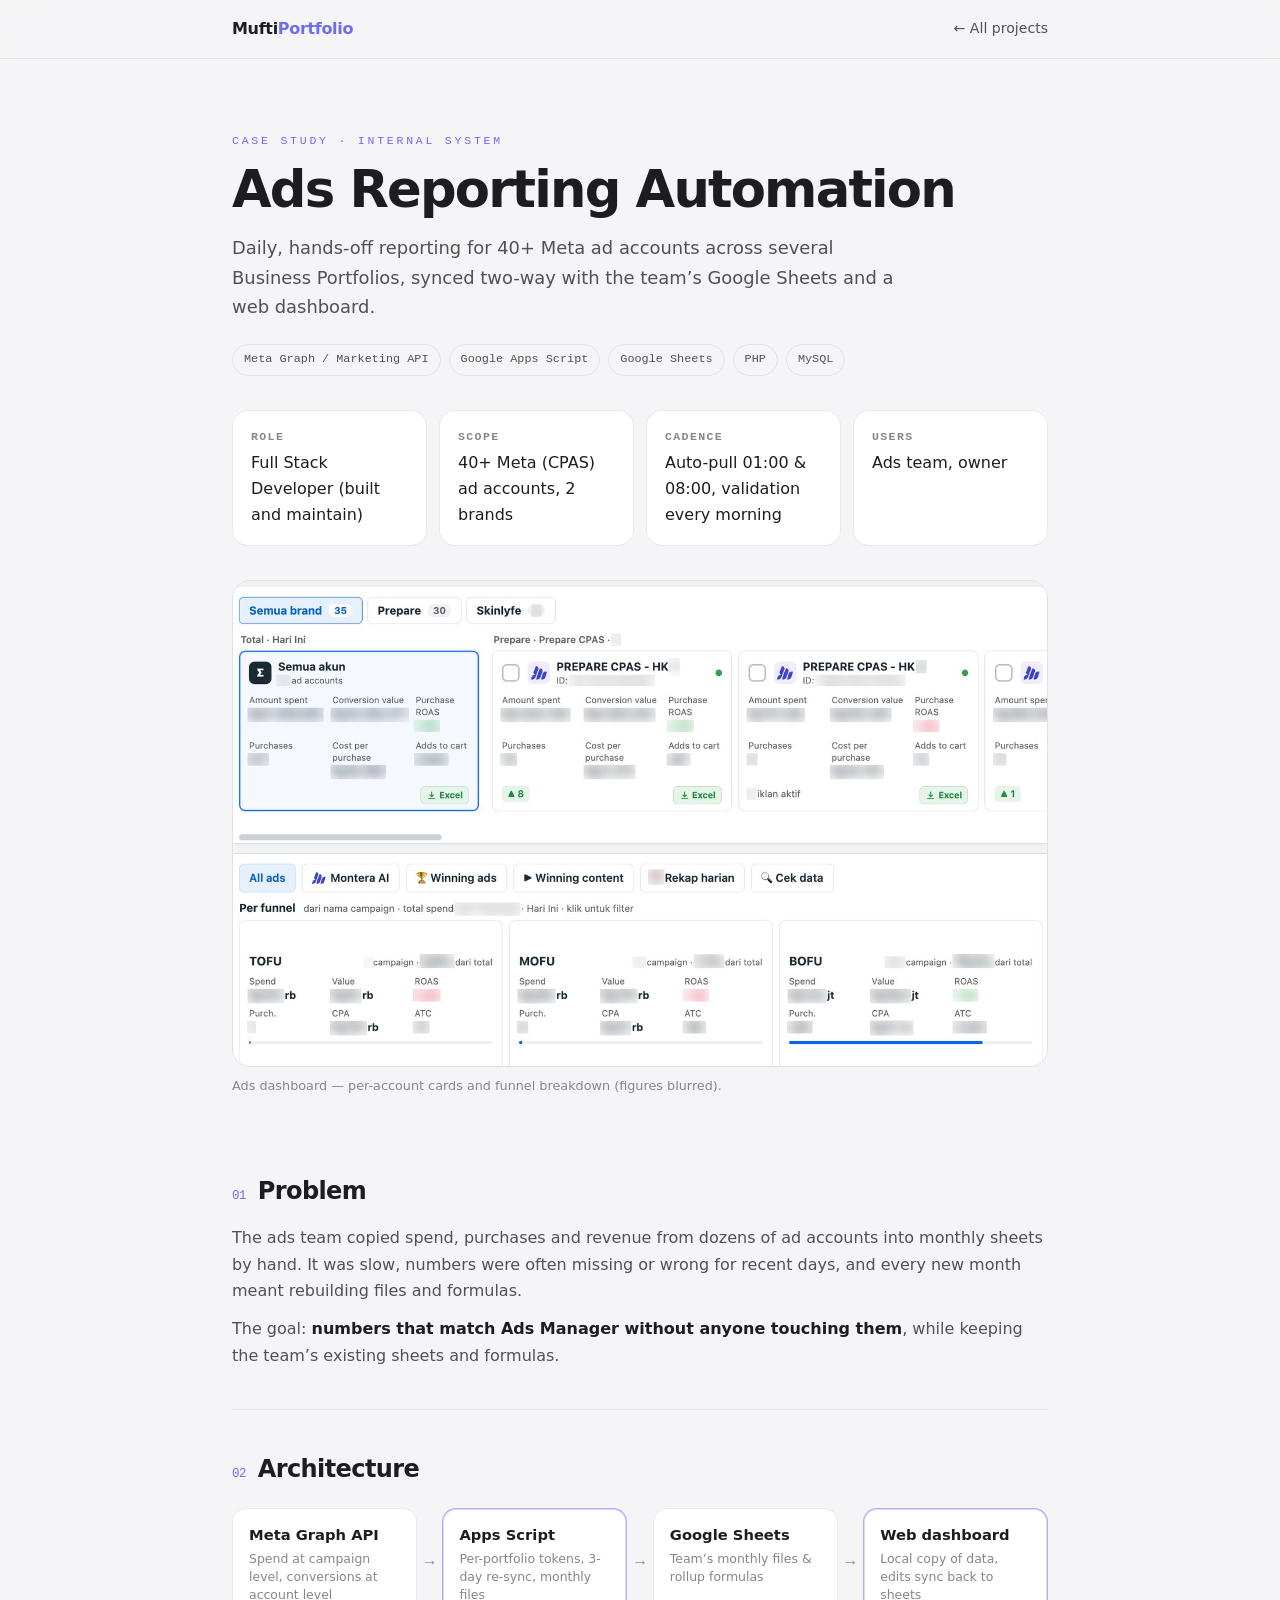
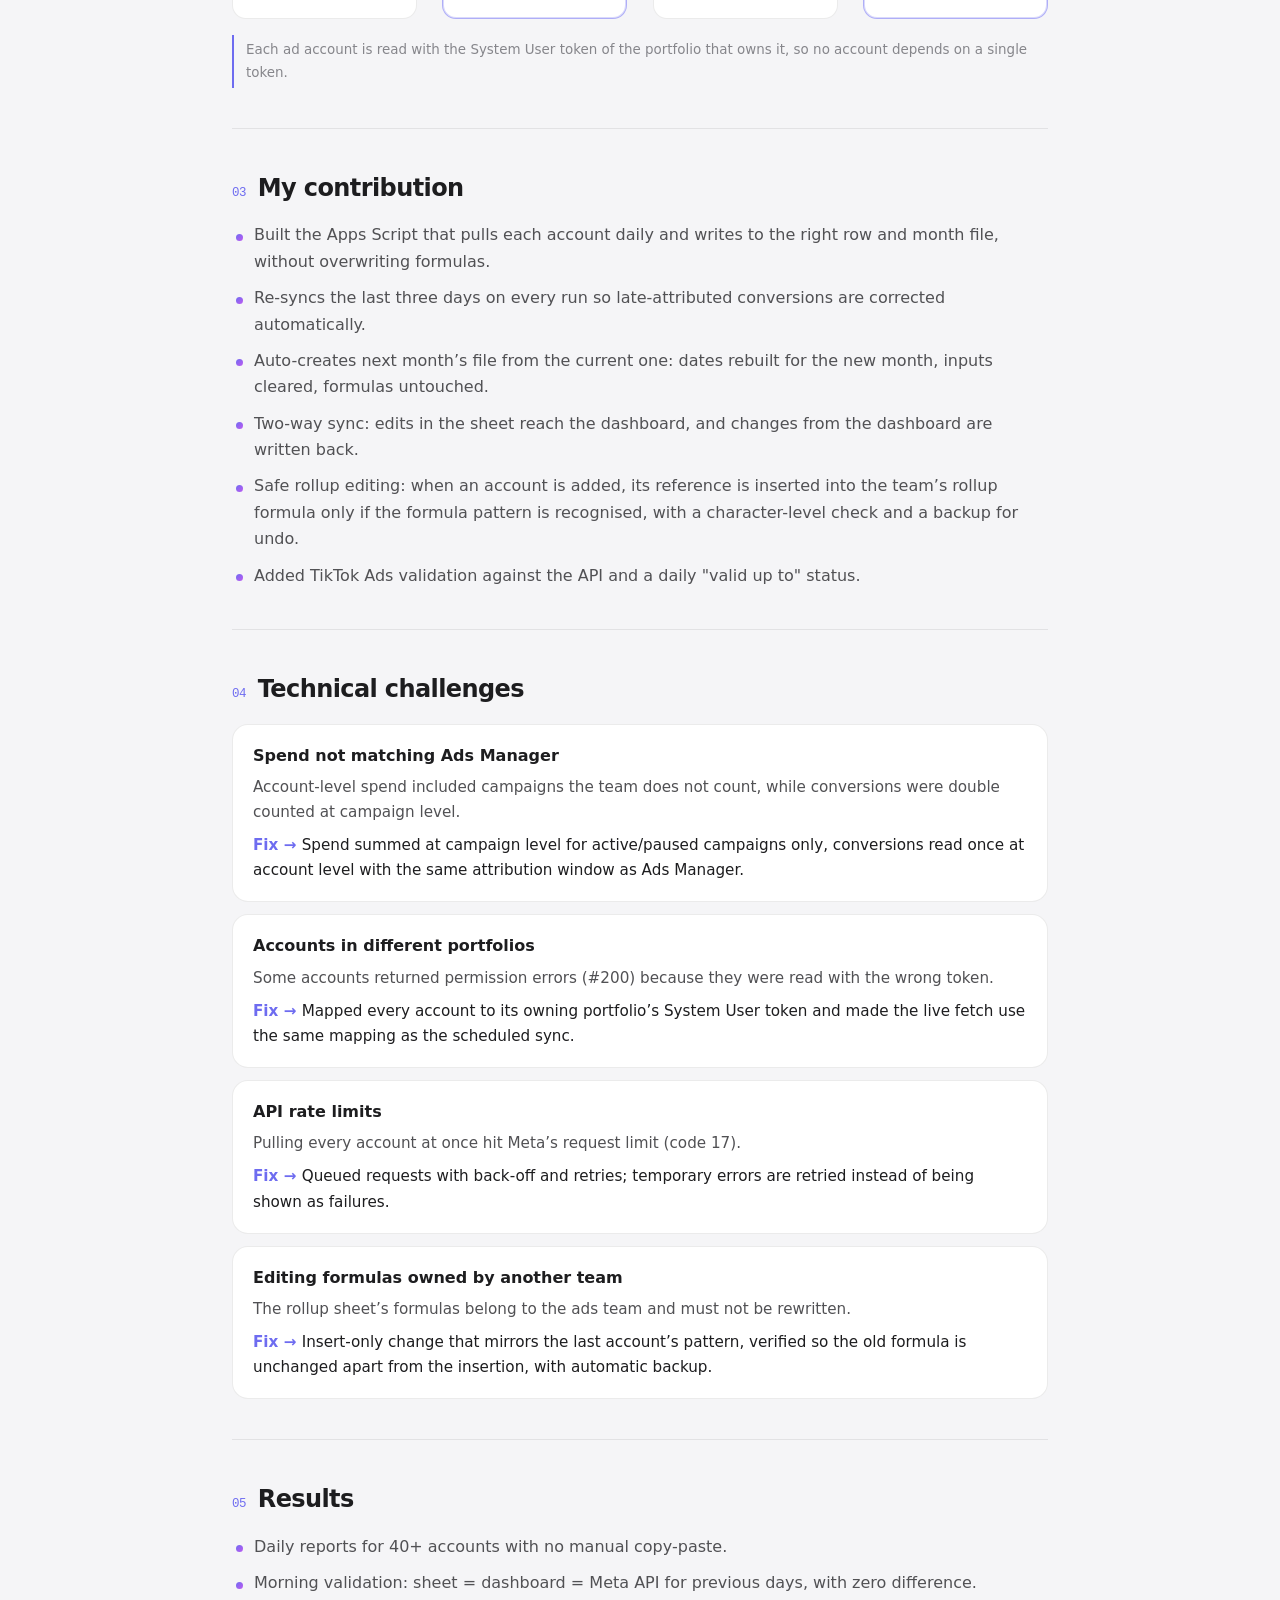
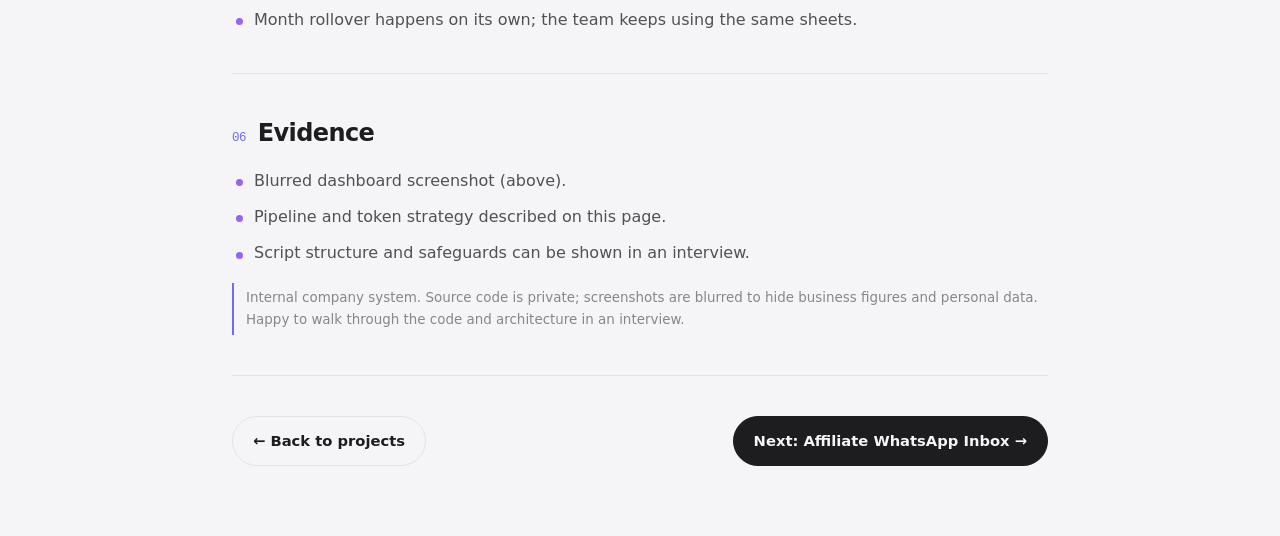
<file: case-ads.html>
<!DOCTYPE html>
<html lang="en">
<head>
<meta charset="UTF-8"/>
<meta name="viewport" content="width=device-width,initial-scale=1"/>
<title>Ads Reporting Automation · Case Study · Mufti Arifudin Taqy</title>
<meta name="description" content="Daily, hands-off reporting for 40+ Meta ad accounts across several Business Portfolios, synced two-way with the team’s Google Sheets and a web dashboard."/>
<link rel="canonical" href="https://muftzyxslwly.my.id/case-ads.html"/>
<meta property="og:type" content="article"/>
<meta property="og:title" content="Ads Reporting Automation · Case Study · Mufti Arifudin Taqy"/>
<meta property="og:description" content="Daily, hands-off reporting for 40+ Meta ad accounts across several Business Portfolios, synced two-way with the team’s Google Sheets and a web dashboard."/>
<meta property="og:url" content="https://muftzyxslwly.my.id/case-ads.html"/>
<meta property="og:image" content="https://muftzyxslwly.my.id/assets/images/proj-ads.jpg"/>
<meta name="twitter:card" content="summary_large_image"/>
<link rel="icon" type="image/png" href="assets/images/logo.png"/>
<link rel="stylesheet" href="case.css"/>
</head>
<body>
<header class="top"><div class="wrap"><a class="brand" href="index.html">Mufti<span>Portfolio</span></a><a class="back" href="index.html#projects">← All projects</a></div></header>
<main class="wrap">
  <div class="hero">
    <div class="eyebrow">Case study · Internal system</div>
    <h1>Ads Reporting Automation</h1>
    <p class="lede">Daily, hands-off reporting for 40+ Meta ad accounts across several Business Portfolios, synced two-way with the team’s Google Sheets and a web dashboard.</p>
    <div class="meta"><span>Meta Graph / Marketing API</span><span>Google Apps Script</span><span>Google Sheets</span><span>PHP</span><span>MySQL</span></div>
    <div class="facts"><div class="fact"><b>Role</b>Full Stack Developer (built and maintain)</div><div class="fact"><b>Scope</b>40+ Meta (CPAS) ad accounts, 2 brands</div><div class="fact"><b>Cadence</b>Auto-pull 01:00 & 08:00, validation every morning</div><div class="fact"><b>Users</b>Ads team, owner</div></div>
    <figure class="shot"><img src="assets/images/proj-ads.jpg" width="1400" height="834" alt="Ads dashboard — per-account cards and funnel breakdown (figures blurred)." loading="lazy"/></figure>
    <figcaption class="cap">Ads dashboard — per-account cards and funnel breakdown (figures blurred).</figcaption>
  </div>

  <section><h2><span class="n">01</span>Problem</h2><p>The ads team copied spend, purchases and revenue from dozens of ad accounts into monthly sheets by hand. It was slow, numbers were often missing or wrong for recent days, and every new month meant rebuilding files and formulas.</p><p>The goal: <strong>numbers that match Ads Manager without anyone touching them</strong>, while keeping the team’s existing sheets and formulas.</p></section>
  <section><h2><span class="n">02</span>Architecture</h2><div class="flow"><div class="node"><b>Meta Graph API</b><small>Spend at campaign level, conversions at account level</small></div><span class="arrow" aria-hidden="true">→</span><div class="node hl"><b>Apps Script</b><small>Per-portfolio tokens, 3-day re-sync, monthly files</small></div><span class="arrow" aria-hidden="true">→</span><div class="node"><b>Google Sheets</b><small>Team’s monthly files & rollup formulas</small></div><span class="arrow" aria-hidden="true">→</span><div class="node hl"><b>Web dashboard</b><small>Local copy of data, edits sync back to sheets</small></div></div><p class="note">Each ad account is read with the System User token of the portfolio that owns it, so no account depends on a single token.</p></section>
  <section><h2><span class="n">03</span>My contribution</h2><ul class="list"><li>Built the Apps Script that pulls each account daily and writes to the right row and month file, without overwriting formulas.</li><li>Re-syncs the last three days on every run so late-attributed conversions are corrected automatically.</li><li>Auto-creates next month’s file from the current one: dates rebuilt for the new month, inputs cleared, formulas untouched.</li><li>Two-way sync: edits in the sheet reach the dashboard, and changes from the dashboard are written back.</li><li>Safe rollup editing: when an account is added, its reference is inserted into the team’s rollup formula only if the formula pattern is recognised, with a character-level check and a backup for undo.</li><li>Added TikTok Ads validation against the API and a daily "valid up to" status.</li></ul></section>
  <section><h2><span class="n">04</span>Technical challenges</h2><div class="ch"><h3>Spend not matching Ads Manager</h3><p>Account-level spend included campaigns the team does not count, while conversions were double counted at campaign level.</p><p class="fix">Spend summed at campaign level for active/paused campaigns only, conversions read once at account level with the same attribution window as Ads Manager.</p></div><div class="ch"><h3>Accounts in different portfolios</h3><p>Some accounts returned permission errors (#200) because they were read with the wrong token.</p><p class="fix">Mapped every account to its owning portfolio’s System User token and made the live fetch use the same mapping as the scheduled sync.</p></div><div class="ch"><h3>API rate limits</h3><p>Pulling every account at once hit Meta’s request limit (code 17).</p><p class="fix">Queued requests with back-off and retries; temporary errors are retried instead of being shown as failures.</p></div><div class="ch"><h3>Editing formulas owned by another team</h3><p>The rollup sheet’s formulas belong to the ads team and must not be rewritten.</p><p class="fix">Insert-only change that mirrors the last account’s pattern, verified so the old formula is unchanged apart from the insertion, with automatic backup.</p></div></section>
  <section><h2><span class="n">05</span>Results</h2><ul class="list"><li>Daily reports for 40+ accounts with no manual copy-paste.</li><li>Morning validation: sheet = dashboard = Meta API for previous days, with zero difference.</li><li>Month rollover happens on its own; the team keeps using the same sheets.</li></ul></section>
  <section><h2><span class="n">06</span>Evidence</h2><ul class="list"><li>Blurred dashboard screenshot (above).</li><li>Pipeline and token strategy described on this page.</li><li>Script structure and safeguards can be shown in an interview.</li></ul>
    <p class="note">Internal company system. Source code is private; screenshots are blurred to hide business figures and personal data. Happy to walk through the code and architecture in an interview.</p></section>

  <div class="next"><a class="btn" href="index.html#projects">← Back to projects</a><a class="btn pri" href="case-inbox.html">Next: Affiliate WhatsApp Inbox →</a></div>
</main>
</body>
</html>
</file>
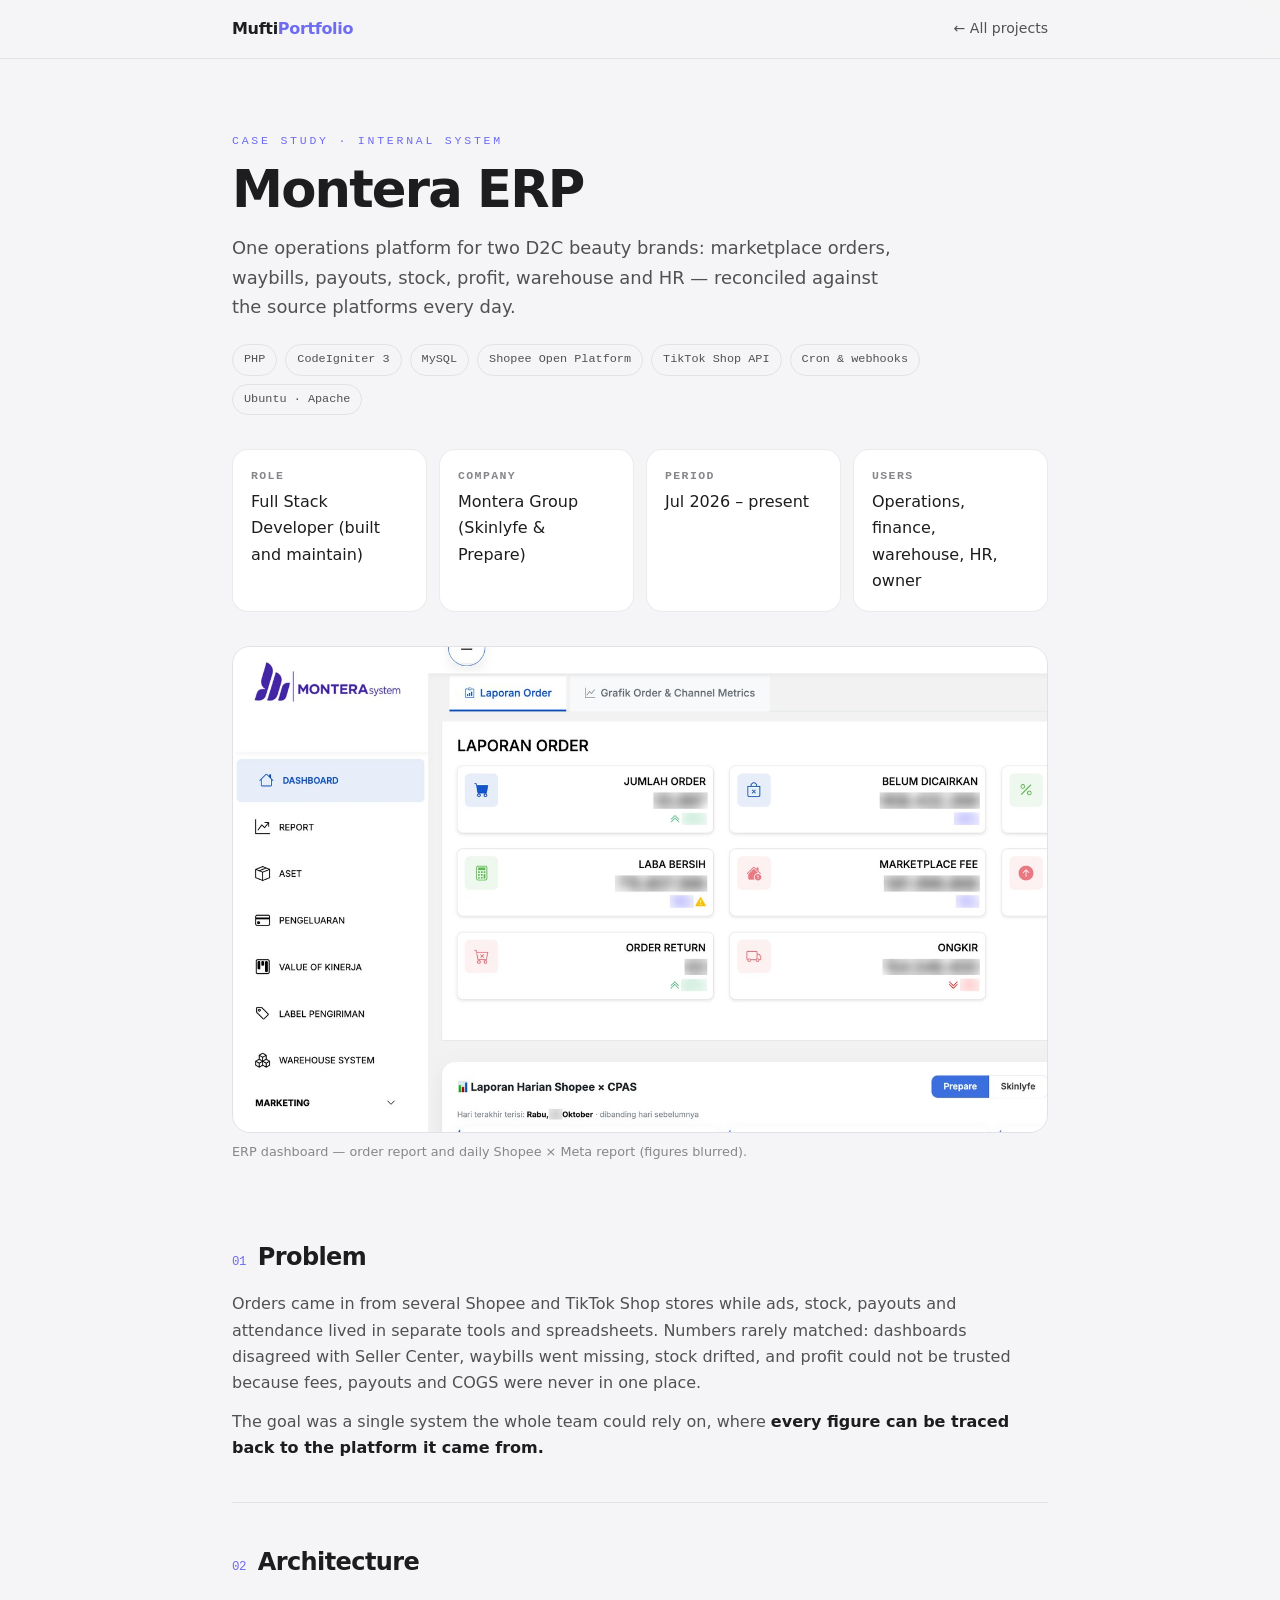
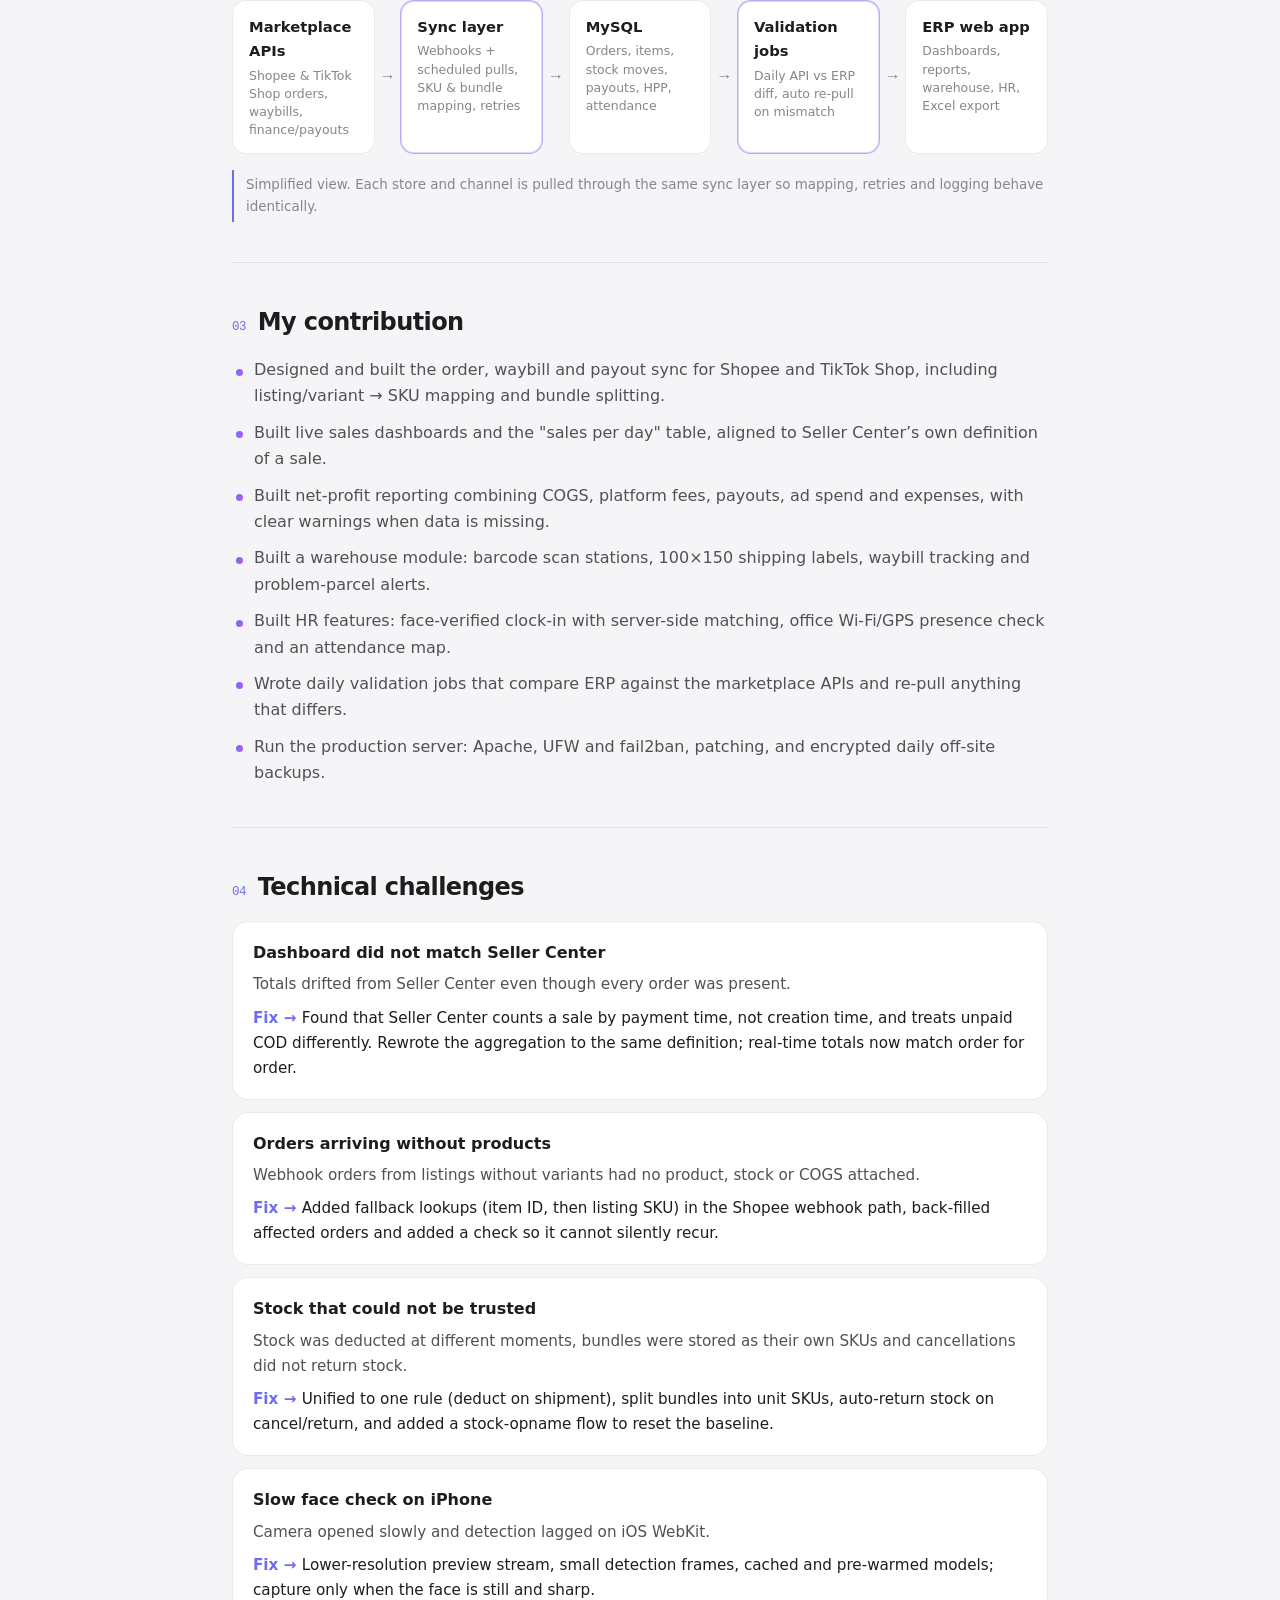
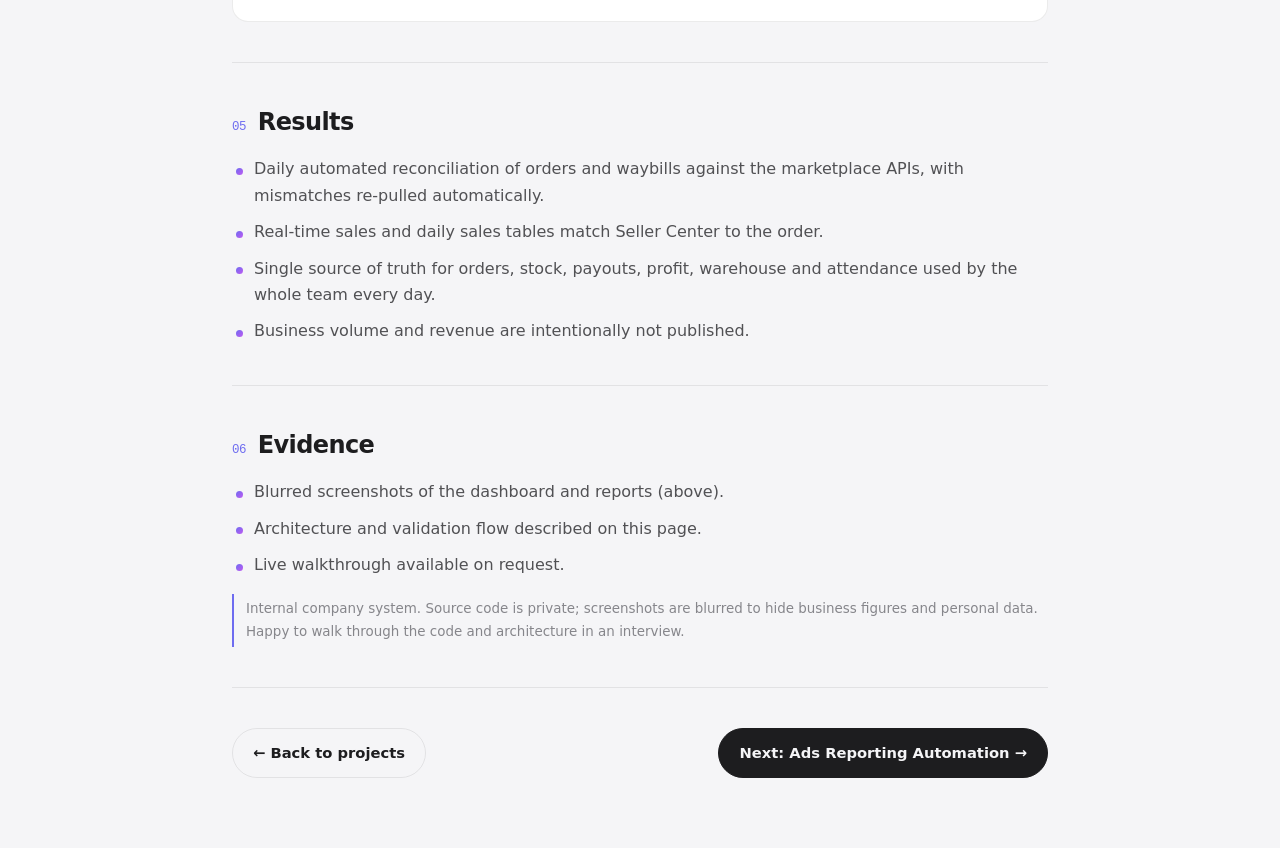
<file: case-erp.html>
<!DOCTYPE html>
<html lang="en">
<head>
<meta charset="UTF-8"/>
<meta name="viewport" content="width=device-width,initial-scale=1"/>
<title>Montera ERP · Case Study · Mufti Arifudin Taqy</title>
<meta name="description" content="One operations platform for two D2C beauty brands: marketplace orders, waybills, payouts, stock, profit, warehouse and HR — reconciled against the source platforms every day."/>
<link rel="canonical" href="https://muftzyxslwly.my.id/case-erp.html"/>
<meta property="og:type" content="article"/>
<meta property="og:title" content="Montera ERP · Case Study · Mufti Arifudin Taqy"/>
<meta property="og:description" content="One operations platform for two D2C beauty brands: marketplace orders, waybills, payouts, stock, profit, warehouse and HR — reconciled against the source platforms every day."/>
<meta property="og:url" content="https://muftzyxslwly.my.id/case-erp.html"/>
<meta property="og:image" content="https://muftzyxslwly.my.id/assets/images/proj-erp.jpg"/>
<meta name="twitter:card" content="summary_large_image"/>
<link rel="icon" type="image/png" href="assets/images/logo.png"/>
<link rel="stylesheet" href="case.css"/>
</head>
<body>
<header class="top"><div class="wrap"><a class="brand" href="index.html">Mufti<span>Portfolio</span></a><a class="back" href="index.html#projects">← All projects</a></div></header>
<main class="wrap">
  <div class="hero">
    <div class="eyebrow">Case study · Internal system</div>
    <h1>Montera ERP</h1>
    <p class="lede">One operations platform for two D2C beauty brands: marketplace orders, waybills, payouts, stock, profit, warehouse and HR — reconciled against the source platforms every day.</p>
    <div class="meta"><span>PHP</span><span>CodeIgniter 3</span><span>MySQL</span><span>Shopee Open Platform</span><span>TikTok Shop API</span><span>Cron & webhooks</span><span>Ubuntu · Apache</span></div>
    <div class="facts"><div class="fact"><b>Role</b>Full Stack Developer (built and maintain)</div><div class="fact"><b>Company</b>Montera Group (Skinlyfe & Prepare)</div><div class="fact"><b>Period</b>Jul 2026 – present</div><div class="fact"><b>Users</b>Operations, finance, warehouse, HR, owner</div></div>
    <figure class="shot"><img src="assets/images/proj-erp.jpg" width="1400" height="834" alt="ERP dashboard — order report and daily Shopee × Meta report (figures blurred)." loading="lazy"/></figure>
    <figcaption class="cap">ERP dashboard — order report and daily Shopee × Meta report (figures blurred).</figcaption>
  </div>

  <section><h2><span class="n">01</span>Problem</h2><p>Orders came in from several Shopee and TikTok Shop stores while ads, stock, payouts and attendance lived in separate tools and spreadsheets. Numbers rarely matched: dashboards disagreed with Seller Center, waybills went missing, stock drifted, and profit could not be trusted because fees, payouts and COGS were never in one place.</p><p>The goal was a single system the whole team could rely on, where <strong>every figure can be traced back to the platform it came from.</strong></p></section>
  <section><h2><span class="n">02</span>Architecture</h2><div class="flow"><div class="node"><b>Marketplace APIs</b><small>Shopee & TikTok Shop orders, waybills, finance/payouts</small></div><span class="arrow" aria-hidden="true">→</span><div class="node hl"><b>Sync layer</b><small>Webhooks + scheduled pulls, SKU & bundle mapping, retries</small></div><span class="arrow" aria-hidden="true">→</span><div class="node"><b>MySQL</b><small>Orders, items, stock moves, payouts, HPP, attendance</small></div><span class="arrow" aria-hidden="true">→</span><div class="node hl"><b>Validation jobs</b><small>Daily API vs ERP diff, auto re-pull on mismatch</small></div><span class="arrow" aria-hidden="true">→</span><div class="node"><b>ERP web app</b><small>Dashboards, reports, warehouse, HR, Excel export</small></div></div><p class="note">Simplified view. Each store and channel is pulled through the same sync layer so mapping, retries and logging behave identically.</p></section>
  <section><h2><span class="n">03</span>My contribution</h2><ul class="list"><li>Designed and built the order, waybill and payout sync for Shopee and TikTok Shop, including listing/variant → SKU mapping and bundle splitting.</li><li>Built live sales dashboards and the "sales per day" table, aligned to Seller Center’s own definition of a sale.</li><li>Built net-profit reporting combining COGS, platform fees, payouts, ad spend and expenses, with clear warnings when data is missing.</li><li>Built a warehouse module: barcode scan stations, 100×150 shipping labels, waybill tracking and problem-parcel alerts.</li><li>Built HR features: face-verified clock-in with server-side matching, office Wi-Fi/GPS presence check and an attendance map.</li><li>Wrote daily validation jobs that compare ERP against the marketplace APIs and re-pull anything that differs.</li><li>Run the production server: Apache, UFW and fail2ban, patching, and encrypted daily off-site backups.</li></ul></section>
  <section><h2><span class="n">04</span>Technical challenges</h2><div class="ch"><h3>Dashboard did not match Seller Center</h3><p>Totals drifted from Seller Center even though every order was present.</p><p class="fix">Found that Seller Center counts a sale by payment time, not creation time, and treats unpaid COD differently. Rewrote the aggregation to the same definition; real-time totals now match order for order.</p></div><div class="ch"><h3>Orders arriving without products</h3><p>Webhook orders from listings without variants had no product, stock or COGS attached.</p><p class="fix">Added fallback lookups (item ID, then listing SKU) in the Shopee webhook path, back-filled affected orders and added a check so it cannot silently recur.</p></div><div class="ch"><h3>Stock that could not be trusted</h3><p>Stock was deducted at different moments, bundles were stored as their own SKUs and cancellations did not return stock.</p><p class="fix">Unified to one rule (deduct on shipment), split bundles into unit SKUs, auto-return stock on cancel/return, and added a stock-opname flow to reset the baseline.</p></div><div class="ch"><h3>Slow face check on iPhone</h3><p>Camera opened slowly and detection lagged on iOS WebKit.</p><p class="fix">Lower-resolution preview stream, small detection frames, cached and pre-warmed models; capture only when the face is still and sharp.</p></div></section>
  <section><h2><span class="n">05</span>Results</h2><ul class="list"><li>Daily automated reconciliation of orders and waybills against the marketplace APIs, with mismatches re-pulled automatically.</li><li>Real-time sales and daily sales tables match Seller Center to the order.</li><li>Single source of truth for orders, stock, payouts, profit, warehouse and attendance used by the whole team every day.</li><li>Business volume and revenue are intentionally not published.</li></ul></section>
  <section><h2><span class="n">06</span>Evidence</h2><ul class="list"><li>Blurred screenshots of the dashboard and reports (above).</li><li>Architecture and validation flow described on this page.</li><li>Live walkthrough available on request.</li></ul>
    <p class="note">Internal company system. Source code is private; screenshots are blurred to hide business figures and personal data. Happy to walk through the code and architecture in an interview.</p></section>

  <div class="next"><a class="btn" href="index.html#projects">← Back to projects</a><a class="btn pri" href="case-ads.html">Next: Ads Reporting Automation →</a></div>
</main>
</body>
</html>
</file>
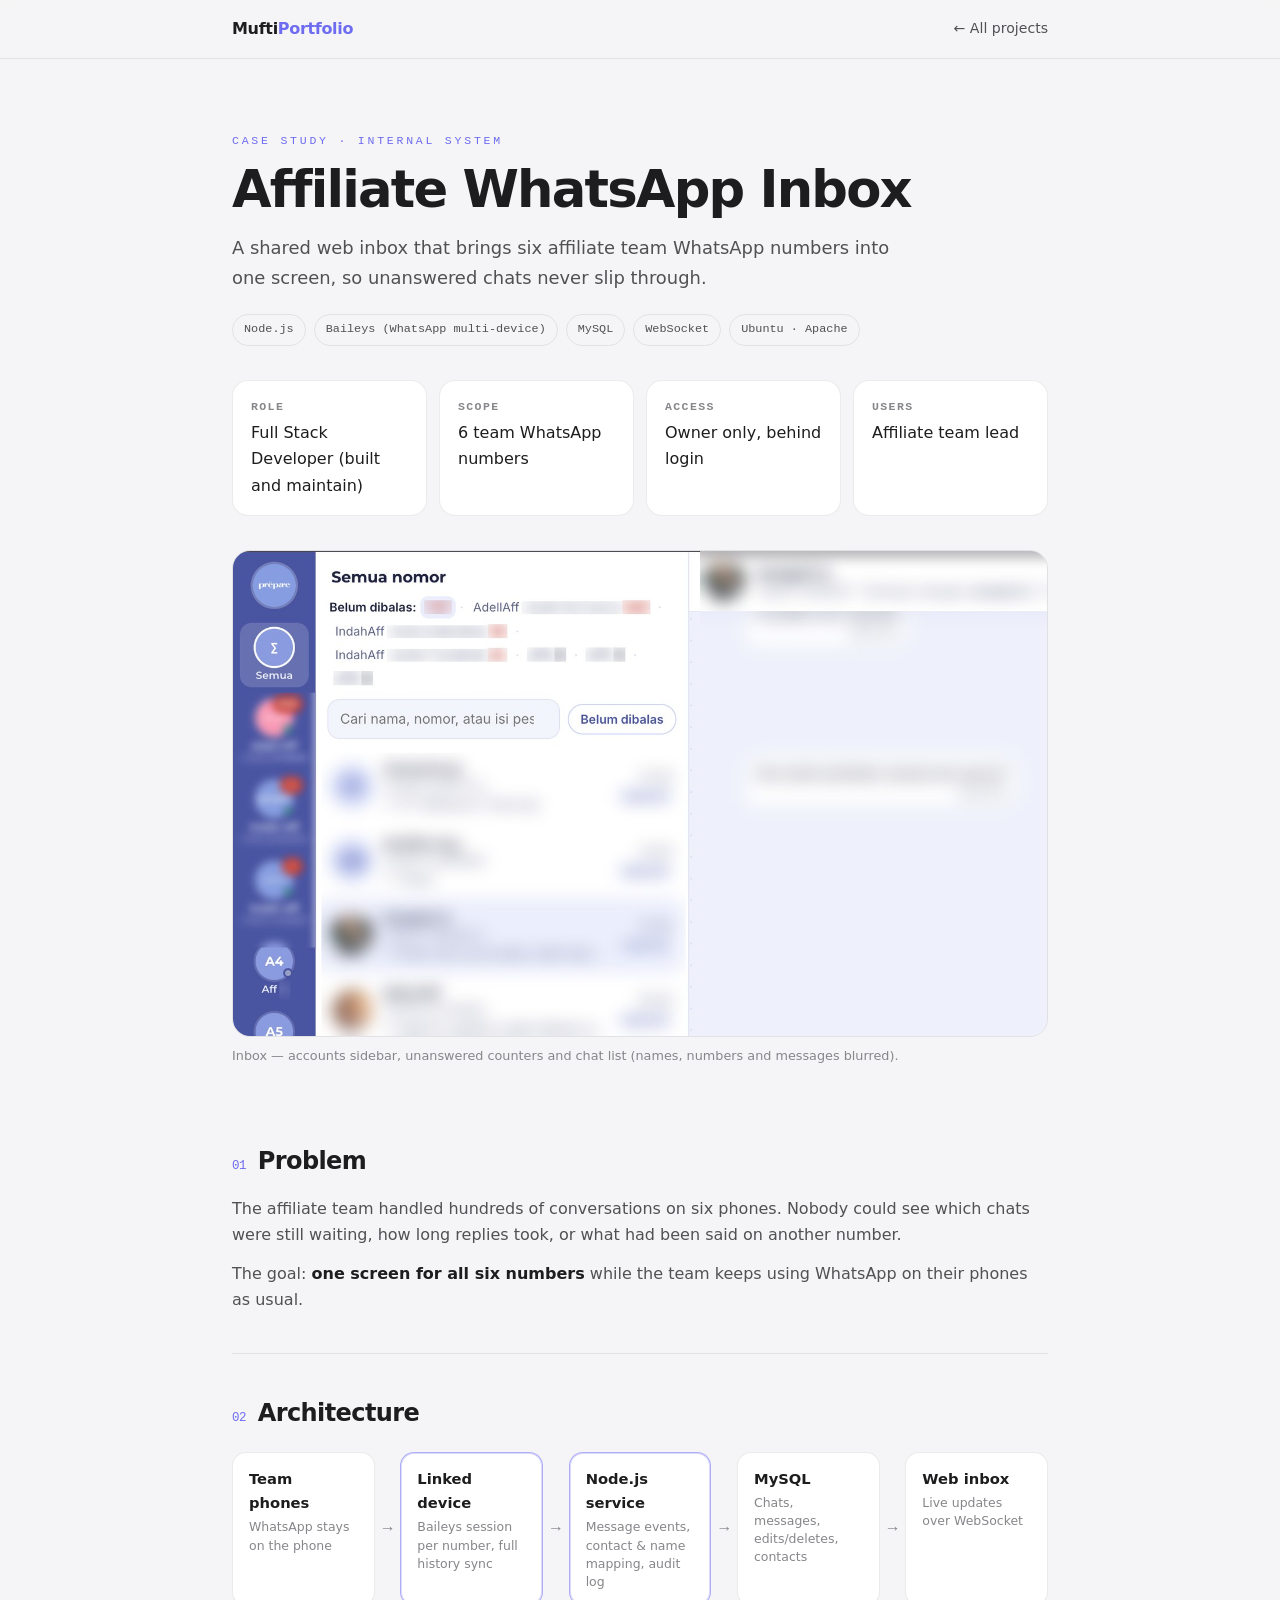
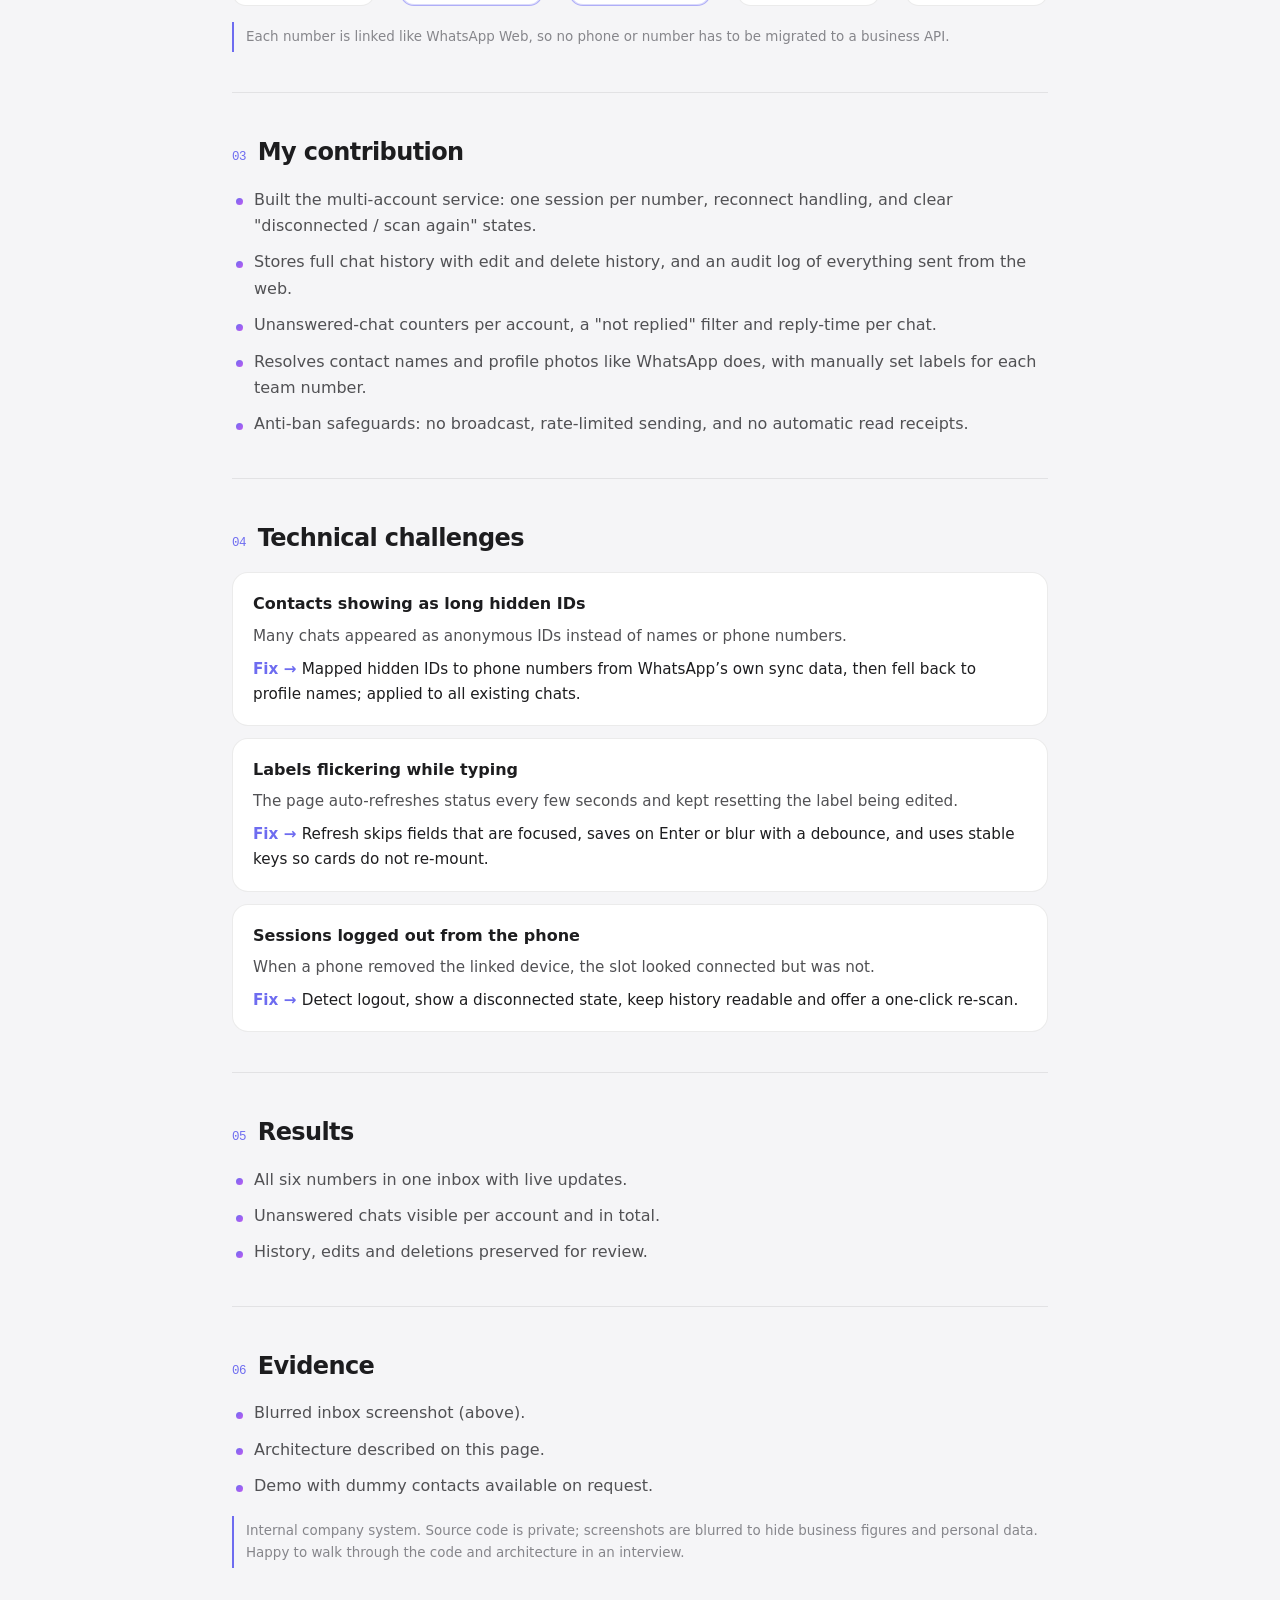
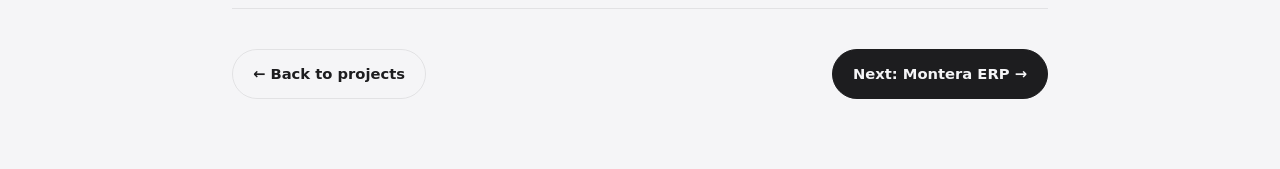
<file: case-inbox.html>
<!DOCTYPE html>
<html lang="en">
<head>
<meta charset="UTF-8"/>
<meta name="viewport" content="width=device-width,initial-scale=1"/>
<title>Affiliate WhatsApp Inbox · Case Study · Mufti Arifudin Taqy</title>
<meta name="description" content="A shared web inbox that brings six affiliate team WhatsApp numbers into one screen, so unanswered chats never slip through."/>
<link rel="canonical" href="https://muftzyxslwly.my.id/case-inbox.html"/>
<meta property="og:type" content="article"/>
<meta property="og:title" content="Affiliate WhatsApp Inbox · Case Study · Mufti Arifudin Taqy"/>
<meta property="og:description" content="A shared web inbox that brings six affiliate team WhatsApp numbers into one screen, so unanswered chats never slip through."/>
<meta property="og:url" content="https://muftzyxslwly.my.id/case-inbox.html"/>
<meta property="og:image" content="https://muftzyxslwly.my.id/assets/images/proj-affiliate.jpg"/>
<meta name="twitter:card" content="summary_large_image"/>
<link rel="icon" type="image/png" href="assets/images/logo.png"/>
<link rel="stylesheet" href="case.css"/>
</head>
<body>
<header class="top"><div class="wrap"><a class="brand" href="index.html">Mufti<span>Portfolio</span></a><a class="back" href="index.html#projects">← All projects</a></div></header>
<main class="wrap">
  <div class="hero">
    <div class="eyebrow">Case study · Internal system</div>
    <h1>Affiliate WhatsApp Inbox</h1>
    <p class="lede">A shared web inbox that brings six affiliate team WhatsApp numbers into one screen, so unanswered chats never slip through.</p>
    <div class="meta"><span>Node.js</span><span>Baileys (WhatsApp multi-device)</span><span>MySQL</span><span>WebSocket</span><span>Ubuntu · Apache</span></div>
    <div class="facts"><div class="fact"><b>Role</b>Full Stack Developer (built and maintain)</div><div class="fact"><b>Scope</b>6 team WhatsApp numbers</div><div class="fact"><b>Access</b>Owner only, behind login</div><div class="fact"><b>Users</b>Affiliate team lead</div></div>
    <figure class="shot"><img src="assets/images/proj-affiliate.jpg" width="1400" height="834" alt="Inbox — accounts sidebar, unanswered counters and chat list (names, numbers and messages blurred)." loading="lazy"/></figure>
    <figcaption class="cap">Inbox — accounts sidebar, unanswered counters and chat list (names, numbers and messages blurred).</figcaption>
  </div>

  <section><h2><span class="n">01</span>Problem</h2><p>The affiliate team handled hundreds of conversations on six phones. Nobody could see which chats were still waiting, how long replies took, or what had been said on another number.</p><p>The goal: <strong>one screen for all six numbers</strong> while the team keeps using WhatsApp on their phones as usual.</p></section>
  <section><h2><span class="n">02</span>Architecture</h2><div class="flow"><div class="node"><b>Team phones</b><small>WhatsApp stays on the phone</small></div><span class="arrow" aria-hidden="true">→</span><div class="node hl"><b>Linked device</b><small>Baileys session per number, full history sync</small></div><span class="arrow" aria-hidden="true">→</span><div class="node hl"><b>Node.js service</b><small>Message events, contact & name mapping, audit log</small></div><span class="arrow" aria-hidden="true">→</span><div class="node"><b>MySQL</b><small>Chats, messages, edits/deletes, contacts</small></div><span class="arrow" aria-hidden="true">→</span><div class="node"><b>Web inbox</b><small>Live updates over WebSocket</small></div></div><p class="note">Each number is linked like WhatsApp Web, so no phone or number has to be migrated to a business API.</p></section>
  <section><h2><span class="n">03</span>My contribution</h2><ul class="list"><li>Built the multi-account service: one session per number, reconnect handling, and clear "disconnected / scan again" states.</li><li>Stores full chat history with edit and delete history, and an audit log of everything sent from the web.</li><li>Unanswered-chat counters per account, a "not replied" filter and reply-time per chat.</li><li>Resolves contact names and profile photos like WhatsApp does, with manually set labels for each team number.</li><li>Anti-ban safeguards: no broadcast, rate-limited sending, and no automatic read receipts.</li></ul></section>
  <section><h2><span class="n">04</span>Technical challenges</h2><div class="ch"><h3>Contacts showing as long hidden IDs</h3><p>Many chats appeared as anonymous IDs instead of names or phone numbers.</p><p class="fix">Mapped hidden IDs to phone numbers from WhatsApp’s own sync data, then fell back to profile names; applied to all existing chats.</p></div><div class="ch"><h3>Labels flickering while typing</h3><p>The page auto-refreshes status every few seconds and kept resetting the label being edited.</p><p class="fix">Refresh skips fields that are focused, saves on Enter or blur with a debounce, and uses stable keys so cards do not re-mount.</p></div><div class="ch"><h3>Sessions logged out from the phone</h3><p>When a phone removed the linked device, the slot looked connected but was not.</p><p class="fix">Detect logout, show a disconnected state, keep history readable and offer a one-click re-scan.</p></div></section>
  <section><h2><span class="n">05</span>Results</h2><ul class="list"><li>All six numbers in one inbox with live updates.</li><li>Unanswered chats visible per account and in total.</li><li>History, edits and deletions preserved for review.</li></ul></section>
  <section><h2><span class="n">06</span>Evidence</h2><ul class="list"><li>Blurred inbox screenshot (above).</li><li>Architecture described on this page.</li><li>Demo with dummy contacts available on request.</li></ul>
    <p class="note">Internal company system. Source code is private; screenshots are blurred to hide business figures and personal data. Happy to walk through the code and architecture in an interview.</p></section>

  <div class="next"><a class="btn" href="index.html#projects">← Back to projects</a><a class="btn pri" href="case-erp.html">Next: Montera ERP →</a></div>
</main>
</body>
</html>
</file>
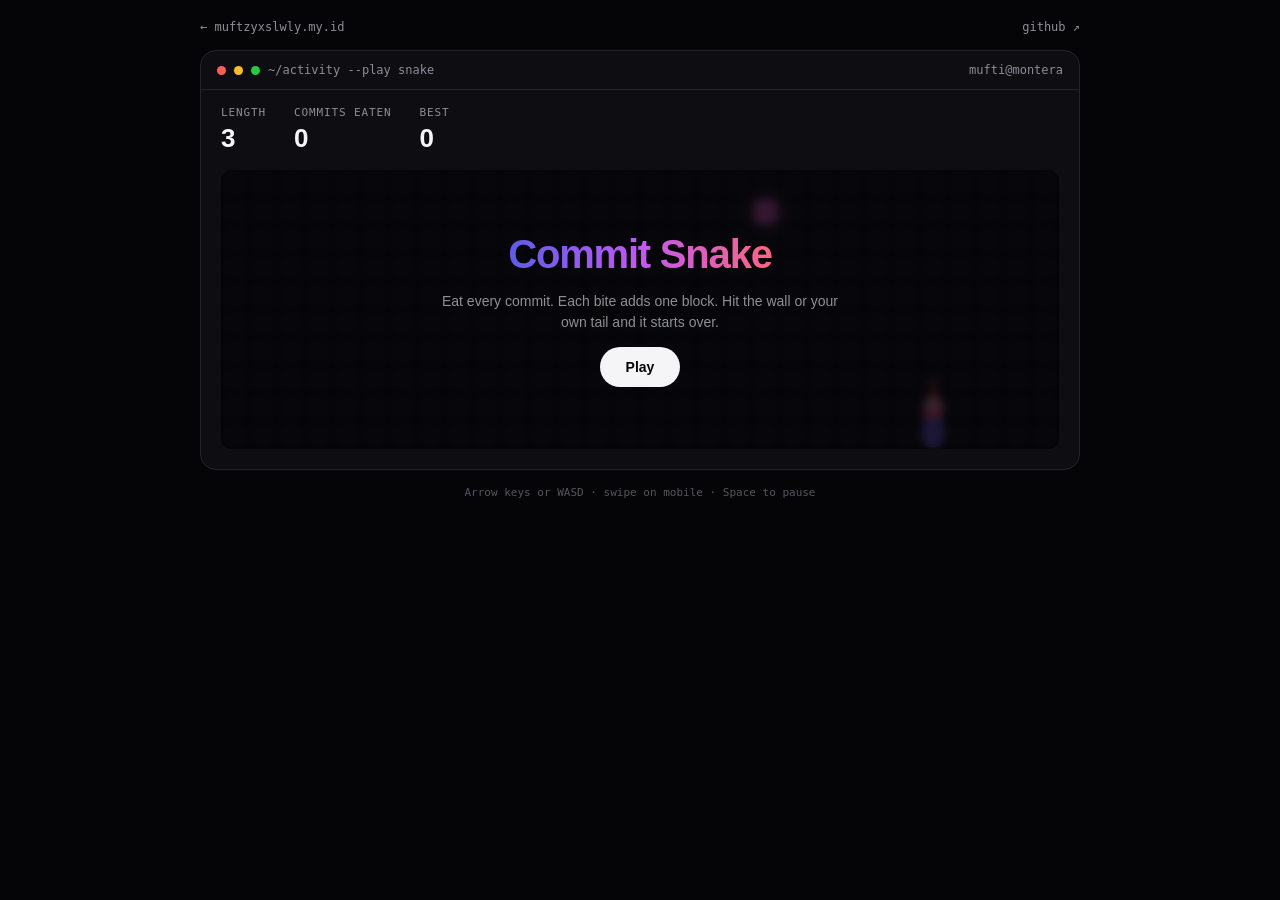
<file: snake.html>
<!doctype html>
<html lang="en">
<head>
<meta charset="utf-8">
<meta name="viewport" content="width=device-width, initial-scale=1, viewport-fit=cover">
<title>Commit Snake · Mufti Arifudin Taqy</title>
<meta name="description" content="Play Commit Snake: eat commits, grow one block per bite, don't hit the wall or your own tail.">
<link rel="icon" href="data:image/svg+xml,<svg xmlns='http://www.w3.org/2000/svg' viewBox='0 0 100 100'><text y='.9em' font-size='90'>🐍</text></svg>">
<style>
:root{--bg:#050507;--card:#0D0D12;--line:#24242C;--ink:#F5F5F7;--sub:#8E8E99;--dim:#55555F;--a:#5E5CE6;--b:#BF5AF2;--c:#FF6482;
--mono:ui-monospace,'SF Mono',SFMono-Regular,Menlo,Consolas,monospace;--sans:-apple-system,BlinkMacSystemFont,'SF Pro Display','Segoe UI',Helvetica,Arial,sans-serif}
*{box-sizing:border-box;margin:0}
html,body{height:100%;background:var(--bg);color:var(--ink);font-family:var(--sans);-webkit-font-smoothing:antialiased}
body{display:flex;flex-direction:column;align-items:center;padding:max(20px,env(safe-area-inset-top)) 16px max(24px,env(safe-area-inset-bottom));gap:16px}
a{color:var(--sub);text-decoration:none}a:hover{color:var(--ink)}
.top{width:100%;max-width:880px;display:flex;justify-content:space-between;align-items:center;font:12px var(--mono)}
.win{width:100%;max-width:880px;background:var(--card);border:1px solid var(--line);border-radius:16px;overflow:hidden}
.bar{display:flex;align-items:center;gap:8px;padding:12px 16px;border-bottom:1px solid var(--line);font:12px var(--mono);color:var(--sub)}
.dot{width:9px;height:9px;border-radius:50%}
.bar .r{margin-left:auto}
.hud{display:flex;gap:28px;padding:16px 20px 4px;font:11px var(--mono);color:var(--sub);letter-spacing:.08em}
.hud b{display:block;font:700 26px var(--sans);color:var(--ink);letter-spacing:-.02em;margin-top:4px}
.stage{position:relative;padding:12px 20px 20px}
canvas{display:block;width:100%;height:auto;border-radius:10px;background:#0A0A0F;touch-action:none}
.overlay{position:absolute;inset:12px 20px 20px;display:flex;flex-direction:column;align-items:center;justify-content:center;gap:14px;border-radius:10px;background:rgba(5,5,7,.78);backdrop-filter:blur(4px);text-align:center;padding:20px}
.overlay[hidden]{display:none}
.overlay h1{font-size:clamp(26px,5vw,40px);letter-spacing:-.03em;background:linear-gradient(90deg,var(--a),var(--b),var(--c));-webkit-background-clip:text;background-clip:text;color:transparent}
.overlay p{color:var(--sub);font-size:14px;max-width:420px;line-height:1.5}
button{font:600 14px var(--sans);color:#050507;background:var(--ink);border:0;border-radius:999px;padding:12px 26px;cursor:pointer}
button:focus-visible{outline:2px solid var(--b);outline-offset:3px}
.pad{display:none;grid-template-columns:repeat(3,64px);grid-template-rows:repeat(2,56px);gap:8px;justify-content:center}
.pad button{background:var(--card);color:var(--ink);border:1px solid var(--line);border-radius:14px;padding:0;font-size:20px}
.pad .up{grid-column:2}.pad .lf{grid-column:1;grid-row:2}.pad .dn{grid-column:2;grid-row:2}.pad .rt{grid-column:3;grid-row:2}
.help{font:11px var(--mono);color:var(--dim);text-align:center}
@media (hover:none){.pad{display:grid}}
@media (prefers-reduced-motion:reduce){*{transition:none!important}}
</style>
</head>
<body>
<div class="top"><a href="./">← muftzyxslwly.my.id</a><a href="https://github.com/muftiarifudintaqy" target="_blank" rel="noopener noreferrer">github ↗</a></div>
<section class="win" aria-label="Commit Snake game">
  <div class="bar"><span class="dot" style="background:#FF5F57"></span><span class="dot" style="background:#FEBC2E"></span><span class="dot" style="background:#28C840"></span><span>~/activity --play snake</span><span class="r">mufti@montera</span></div>
  <div class="hud">
    <div>LENGTH<b id="len">3</b></div>
    <div>COMMITS EATEN<b id="score">0</b></div>
    <div>BEST<b id="best">0</b></div>
  </div>
  <div class="stage">
    <canvas id="c" width="1680" height="560" aria-label="Game board"></canvas>
    <div class="overlay" id="ov">
      <h1 id="ovTitle">Commit Snake</h1>
      <p id="ovText">Eat every commit. Each bite adds one block. Hit the wall or your own tail and it starts over.</p>
      <button id="go">Play</button>
    </div>
  </div>
</section>
<div class="pad" aria-label="Touch controls">
  <button class="up" data-d="up" aria-label="Up">↑</button><button class="lf" data-d="left" aria-label="Left">←</button><button class="dn" data-d="down" aria-label="Down">↓</button><button class="rt" data-d="right" aria-label="Right">→</button>
</div>
<p class="help">Arrow keys or WASD · swipe on mobile · Space to pause</p>

<script>
(() => {
  const COLS = 30, ROWS = 10, cv = document.getElementById('c'), ctx = cv.getContext('2d');
  const S = cv.width / COLS; // cell size in canvas px
  const ui = { len: document.getElementById('len'), score: document.getElementById('score'), best: document.getElementById('best'),
               ov: document.getElementById('ov'), t: document.getElementById('ovTitle'), x: document.getElementById('ovText'), go: document.getElementById('go') };
  const STOPS = [[94,92,230],[191,90,242],[255,100,130]];
  const mix = t => { const s = t < .5 ? 0 : 1, k = t < .5 ? t / .5 : (t - .5) / .5, a = STOPS[s], b = STOPS[s+1]; return a.map((v,i)=>Math.round(v+(b[i]-v)*k)); };
  const rgb = (c, f = 1) => `rgb(${c.map(v=>Math.max(0,Math.min(255,Math.round(v*f)))).join(',')})`;
  let best = 0; try { best = +localStorage.getItem('commitSnakeBest') || 0; } catch (e) {}
  ui.best.textContent = best;

  let snake, dir, nextDir, food, eaten, running = false, paused = false, last = 0, acc = 0, step = 120, dying = 0;
  const DIRS = { up:[0,-1], down:[0,1], left:[-1,0], right:[1,0] };

  function spawnSnake() { // start from a random wall, facing inward
    const side = Math.floor(Math.random() * 4); let h, d;
    if (side === 0) { h = [1, 1 + Math.floor(Math.random() * (ROWS - 2))]; d = 'right'; }
    else if (side === 1) { h = [COLS - 2, 1 + Math.floor(Math.random() * (ROWS - 2))]; d = 'left'; }
    else if (side === 2) { h = [3 + Math.floor(Math.random() * (COLS - 6)), 1]; d = 'down'; }
    else { h = [3 + Math.floor(Math.random() * (COLS - 6)), ROWS - 2]; d = 'up'; }
    const [dx, dy] = DIRS[d];
    snake = [h, [h[0]-dx, h[1]-dy], [h[0]-2*dx, h[1]-2*dy]].map(p => [Math.max(0,Math.min(COLS-1,p[0])), Math.max(0,Math.min(ROWS-1,p[1]))]);
    dir = nextDir = d;
  }
  function placeFood() {
    const taken = new Set(snake.map(p => p.join(',')));
    let p; do { p = [Math.floor(Math.random()*COLS), Math.floor(Math.random()*ROWS)]; } while (taken.has(p.join(',')));
    food = { p, t: performance.now(), lvl: Math.random() };
  }
  function start() {
    spawnSnake(); eaten = 0; step = 120; placeFood(); dying = 0;
    running = true; paused = false; ui.ov.hidden = true; hud(); last = performance.now(); acc = 0;
  }
  function hud() { ui.len.textContent = snake.length; ui.score.textContent = eaten; ui.best.textContent = best; }
  function over(reason) {
    running = false; dying = performance.now();
    if (eaten > best) { best = eaten; try { localStorage.setItem('commitSnakeBest', best); } catch (e) {} }
    hud();
    setTimeout(() => {
      ui.t.textContent = 'Game over';
      ui.x.textContent = `${reason}. You ate ${eaten} commit${eaten === 1 ? '' : 's'} and grew to ${snake.length} blocks.`;
      ui.go.textContent = 'Play again'; ui.ov.hidden = false; ui.go.focus();
    }, 700);
  }
  function tick() {
    const opposite = { up:'down', down:'up', left:'right', right:'left' };
    if (nextDir !== opposite[dir]) dir = nextDir;
    const [dx, dy] = DIRS[dir], h = snake[0], n = [h[0]+dx, h[1]+dy];
    if (n[0] < 0 || n[1] < 0 || n[0] >= COLS || n[1] >= ROWS) return over('You hit the wall');
    const grow = n[0] === food.p[0] && n[1] === food.p[1];
    const body = grow ? snake : snake.slice(0, -1);
    if (body.some(p => p[0] === n[0] && p[1] === n[1])) return over('You bit your own tail');
    snake.unshift(n);
    if (grow) { eaten++; step = Math.max(65, 120 - eaten * 2.2); placeFood(); } else snake.pop();
    hud();
  }

  // ---------- drawing ----------
  function rr(x, y, w, h, r) { ctx.beginPath(); ctx.roundRect ? ctx.roundRect(x, y, w, h, r) : ctx.rect(x, y, w, h); }
  function drawBoard(now) {
    ctx.clearRect(0, 0, cv.width, cv.height);
    for (let x = 0; x < COLS; x++) for (let y = 0; y < ROWS; y++) { ctx.fillStyle = '#15151C'; rr(x*S+5, y*S+5, S-10, S-10, 8); ctx.fill(); }
    // food: a pulsing commit square
    const pulse = 1 + Math.sin(now / 180) * 0.08, c = mix(food.lvl);
    const fx = food.p[0]*S + S/2, fy = food.p[1]*S + S/2, fs = (S-14) * pulse;
    ctx.shadowColor = rgb(c); ctx.shadowBlur = 24; ctx.fillStyle = rgb(c); rr(fx-fs/2, fy-fs/2, fs, fs, 9); ctx.fill(); ctx.shadowBlur = 0;
  }
  function drawSnake(now, alpha) {
    const n = snake.length;
    ctx.globalAlpha = alpha;
    for (let i = n - 1; i >= 1; i--) { // body with scales, head drawn last
      const [x, y] = snake[i], cx = x*S + S/2, cy = y*S + S/2, t = i / Math.max(8, n);
      const r = (S * 0.43) * (0.72 + 0.28 * (1 - t)), col = mix(Math.min(1, t));
      const prev = snake[i-1], ang = Math.atan2(prev[1]-y, prev[0]-x);
      // bridge to previous segment so the body looks continuous
      ctx.strokeStyle = rgb(col); ctx.lineWidth = r * 1.7; ctx.lineCap = 'round';
      ctx.beginPath(); ctx.moveTo(cx, cy); ctx.lineTo(prev[0]*S + S/2, prev[1]*S + S/2); ctx.stroke();
      ctx.save(); ctx.translate(cx, cy); ctx.rotate(ang);
      ctx.fillStyle = rgb(col); ctx.beginPath(); ctx.ellipse(0, 0, r*1.05, r, 0, 0, Math.PI*2); ctx.fill();
      ctx.strokeStyle = rgb(col, .6); ctx.lineWidth = 2;
      for (const k of [-.45, .1]) { ctx.beginPath(); ctx.arc(r*k - r*.2, 0, r*.62, -1.1, 1.1); ctx.stroke(); } // scales
      ctx.fillStyle = 'rgba(255,255,255,.18)'; ctx.beginPath(); ctx.ellipse(0, -r*.4, r*.6, r*.2, 0, 0, Math.PI*2); ctx.fill();
      ctx.restore();
    }
    // head
    const [hx, hy] = snake[0], [dx, dy] = DIRS[dir], ang = Math.atan2(dy, dx);
    ctx.save(); ctx.translate(hx*S + S/2, hy*S + S/2); ctx.rotate(ang);
    const k = S / 26;
    if (Math.floor(now / 260) % 3 !== 0) { // tongue flick
      ctx.strokeStyle = '#FF453A'; ctx.lineWidth = 2.4*k; ctx.lineCap = 'round';
      ctx.beginPath(); ctx.moveTo(11*k, 0); ctx.lineTo(19*k, 0); ctx.lineTo(23*k, -3*k); ctx.moveTo(19*k, 0); ctx.lineTo(23*k, 3*k); ctx.stroke();
    }
    const g = ctx.createRadialGradient(5*k, 0, 1, 0, 0, 14*k); g.addColorStop(0, '#FF9BBA'); g.addColorStop(.6, '#FF6482'); g.addColorStop(1, '#C2306A');
    ctx.fillStyle = g; ctx.beginPath();
    ctx.moveTo(-9*k, -9*k); ctx.bezierCurveTo(3*k, -11*k, 13*k, -6*k, 13.5*k, 0); ctx.bezierCurveTo(13*k, 6*k, 3*k, 11*k, -9*k, 9*k); ctx.bezierCurveTo(-12*k, 4*k, -12*k, -4*k, -9*k, -9*k); ctx.fill();
    for (const s of [-1, 1]) {
      ctx.fillStyle = '#fff'; ctx.beginPath(); ctx.ellipse(4*k, s*5*k, 3.4*k, 2.8*k, 0, 0, Math.PI*2); ctx.fill();
      ctx.fillStyle = '#0A0A0F'; ctx.beginPath(); ctx.ellipse(5*k, s*5*k, 1.4*k, 2.2*k, 0, 0, Math.PI*2); ctx.fill();
      ctx.fillStyle = '#3a0d1c'; ctx.beginPath(); ctx.arc(11.5*k, s*1.8*k, .8*k, 0, Math.PI*2); ctx.fill();
    }
    ctx.restore(); ctx.globalAlpha = 1;
  }
  function loop(now) {
    if (running && !paused) { acc += now - last; while (acc >= step && running) { acc -= step; tick(); } }
    last = now;
    drawBoard(now);
    if (snake) {
      let a = 1;
      if (dying) { const t = (now - dying) / 700; a = Math.max(.25, 1 - t); if (Math.floor((now - dying) / 90) % 2) a *= .4; }
      drawSnake(now, a);
    }
    if (paused) { ctx.fillStyle = 'rgba(5,5,7,.6)'; ctx.fillRect(0,0,cv.width,cv.height); ctx.fillStyle = '#F5F5F7'; ctx.font = `700 ${S*.8}px ${getComputedStyle(document.body).fontFamily}`; ctx.textAlign = 'center'; ctx.fillText('Paused', cv.width/2, cv.height/2 + S*.25); }
    requestAnimationFrame(loop);
  }

  // ---------- input ----------
  const keymap = { ArrowUp:'up', ArrowDown:'down', ArrowLeft:'left', ArrowRight:'right', w:'up', s:'down', a:'left', d:'right', W:'up', S:'down', A:'left', D:'right' };
  addEventListener('keydown', e => {
    if (keymap[e.key]) { e.preventDefault(); if (!running && ui.ov.hidden === false) return; nextDir = keymap[e.key]; }
    else if (e.key === ' ' && running) { e.preventDefault(); paused = !paused; }
    else if (e.key === 'Enter' && !running) start();
  });
  document.querySelectorAll('.pad button').forEach(b => b.addEventListener('pointerdown', e => { e.preventDefault(); if (!running) start(); nextDir = b.dataset.d; }));
  let sx = 0, sy = 0;
  cv.addEventListener('pointerdown', e => { sx = e.clientX; sy = e.clientY; });
  cv.addEventListener('pointerup', e => {
    const dx = e.clientX - sx, dy = e.clientY - sy; if (Math.max(Math.abs(dx), Math.abs(dy)) < 20) return;
    nextDir = Math.abs(dx) > Math.abs(dy) ? (dx > 0 ? 'right' : 'left') : (dy > 0 ? 'down' : 'up');
  });
  ui.go.addEventListener('click', start);
  spawnSnake(); placeFood(); requestAnimationFrame(loop);
})();
</script>
</body>
</html>
</file>
<file: case.css>
:root{--bg:#000;--bg2:#0b0b0d;--card:#141416;--line:rgba(255,255,255,.09);--text:#f5f5f7;--text2:#a1a1a6;--text3:#6e6e73;--ac:#6E6CF0;--ac2:#BF5AF2;
--font:-apple-system,BlinkMacSystemFont,'SF Pro Display','Inter','Plus Jakarta Sans',system-ui,sans-serif;--mono:'JetBrains Mono',ui-monospace,monospace}
@media (prefers-color-scheme: light){:root{--bg:#f5f5f7;--bg2:#fff;--card:#fff;--line:rgba(0,0,0,.08);--text:#1d1d1f;--text2:#515154;--text3:#86868b}}
*{box-sizing:border-box;margin:0;padding:0}
html{scroll-behavior:smooth}
body{background:var(--bg);color:var(--text);font-family:var(--font);line-height:1.65;-webkit-font-smoothing:antialiased}
a{color:inherit}
.wrap{max-width:860px;margin:0 auto;padding:0 22px}
.top{position:sticky;top:0;z-index:10;backdrop-filter:saturate(180%) blur(18px);-webkit-backdrop-filter:saturate(180%) blur(18px);background:color-mix(in srgb,var(--bg) 78%,transparent);border-bottom:1px solid var(--line)}
.top .wrap{display:flex;justify-content:space-between;align-items:center;height:58px}
.brand{font-weight:800;letter-spacing:-.02em;text-decoration:none}.brand span{color:var(--ac)}
.back{font-size:.88rem;color:var(--text2);text-decoration:none}.back:hover{color:var(--text)}
.hero{padding:72px 0 36px}
.eyebrow{font-family:var(--mono);font-size:.72rem;letter-spacing:.24em;text-transform:uppercase;color:var(--ac)}
h1{font-size:clamp(2rem,5vw,3.2rem);line-height:1.08;letter-spacing:-.035em;margin:12px 0 16px}
.lede{font-size:1.12rem;color:var(--text2);max-width:680px}
.meta{display:flex;flex-wrap:wrap;gap:8px;margin-top:22px}
.meta span{font-family:var(--mono);font-size:.74rem;padding:5px 11px;border-radius:999px;border:1px solid var(--line);color:var(--text2)}
.facts{display:grid;grid-template-columns:repeat(auto-fit,minmax(170px,1fr));gap:12px;margin:34px 0 8px}
.fact{background:var(--card);border:1px solid var(--line);border-radius:16px;padding:16px 18px}
.fact b{display:block;font-size:.72rem;font-family:var(--mono);letter-spacing:.12em;text-transform:uppercase;color:var(--text3);margin-bottom:4px}
.shot{margin:34px 0 6px;border-radius:18px;overflow:hidden;border:1px solid var(--line)}
.shot img{display:block;width:100%;height:auto}
.cap{font-size:.8rem;color:var(--text3);margin-top:8px}
section{padding:40px 0;border-top:1px solid var(--line)}
section:first-of-type{border-top:0}
h2{font-size:1.5rem;letter-spacing:-.025em;margin-bottom:14px;display:flex;align-items:baseline;gap:12px}
h2 .n{font-family:var(--mono);font-size:.78rem;color:var(--ac);font-weight:500}
p+p{margin-top:12px}
p,li{color:var(--text2)}
strong{color:var(--text)}
ul.list{list-style:none;display:grid;gap:10px;margin-top:6px}
ul.list li{position:relative;padding-left:22px}
ul.list li::before{content:"";position:absolute;left:4px;top:.72em;width:7px;height:7px;border-radius:50%;background:linear-gradient(135deg,var(--ac),var(--ac2))}
.flow{display:flex;flex-wrap:nowrap;align-items:stretch;gap:8px;margin:18px 0 6px}
.node{flex:1 1 0;min-width:0;background:var(--card);border:1px solid var(--line);border-radius:14px;padding:14px 16px;position:relative}
.node b{display:block;color:var(--text);font-size:.92rem;margin-bottom:3px}
.node small{color:var(--text3);font-size:.78rem;line-height:1.45;display:block}
.node.hl{border-color:color-mix(in srgb,var(--ac) 55%,transparent);box-shadow:0 0 0 1px color-mix(in srgb,var(--ac) 25%,transparent) inset}
.arrow{align-self:center;color:var(--text3);font-family:var(--mono)}
.ch{background:var(--card);border:1px solid var(--line);border-radius:16px;padding:18px 20px;margin-top:12px}
.ch h3{font-size:1rem;margin-bottom:6px}
.ch p{font-size:.95rem}
.ch .fix{margin-top:8px;color:var(--text)}
.ch .fix::before{content:"Fix → ";color:var(--ac);font-weight:600}
.note{font-size:.84rem;color:var(--text3);border-left:2px solid var(--ac);padding:4px 0 4px 12px;margin-top:16px}
.next{display:flex;justify-content:space-between;gap:12px;flex-wrap:wrap;padding:40px 0 70px;border-top:1px solid var(--line)}
.btn{display:inline-flex;align-items:center;gap:8px;padding:12px 20px;border-radius:999px;text-decoration:none;font-weight:600;font-size:.92rem;border:1px solid var(--line)}
.btn.pri{background:var(--text);color:var(--bg);border-color:var(--text)}
@media (max-width:720px){.flow{flex-direction:column}.arrow{transform:rotate(90deg);align-self:center;line-height:1}.hero{padding:48px 0 24px}}
@media (prefers-reduced-motion:reduce){html{scroll-behavior:auto}}
</file>
